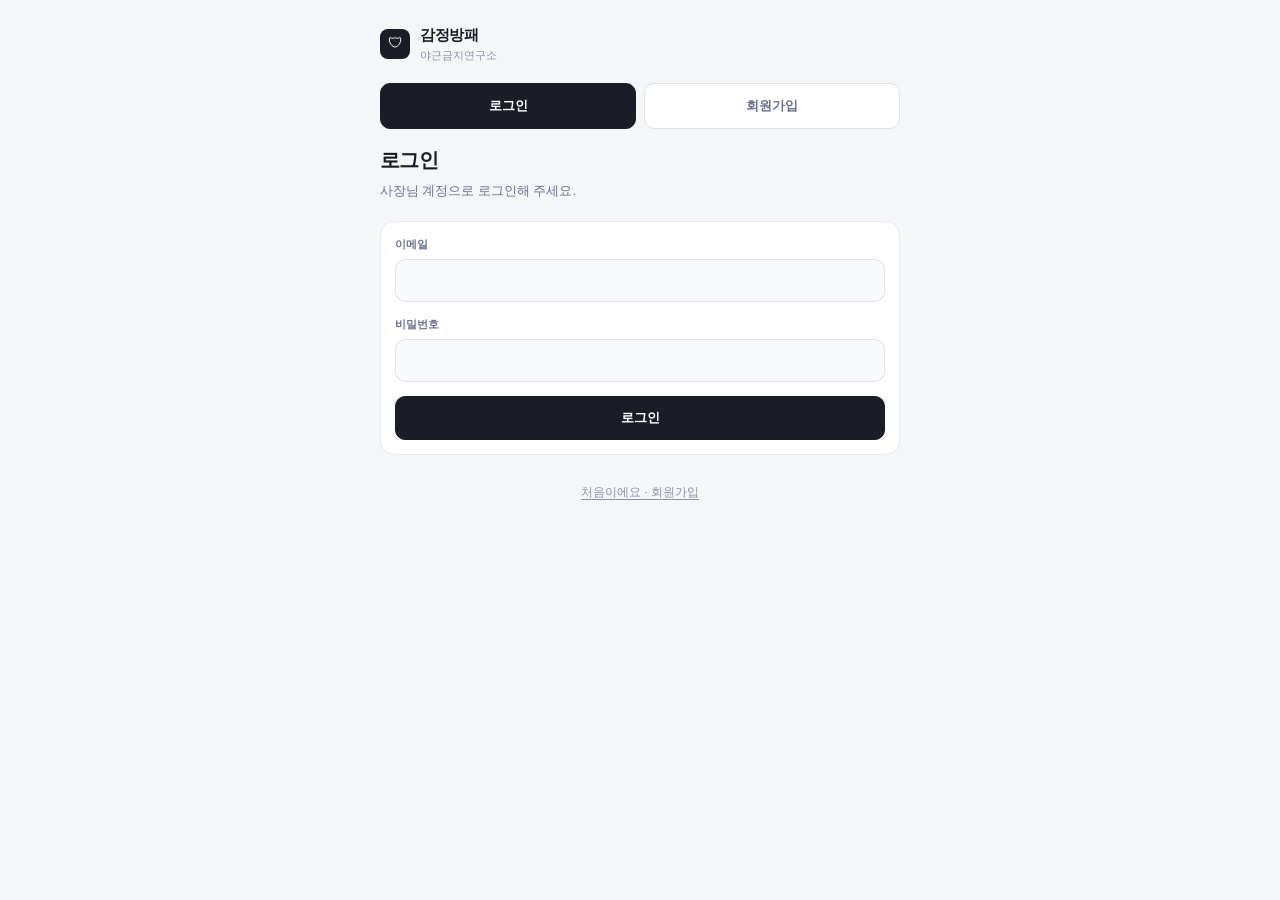
<file: auth/login.html>
<!DOCTYPE html>
<html lang="ko">
<head>
  <meta charset="UTF-8">
  <meta name="viewport" content="width=device-width,initial-scale=1,viewport-fit=cover">
  <title>로그인 — 감정방패</title>
  <meta name="theme-color" content="#ffffff">
  <link rel="stylesheet" href="../style.css">
</head>
<body data-page="login" data-root="../">

<!-- 내용은 app.js 가 그린다. 사이드바·탭바 없음 -->
<main class="ob" id="page"></main>

<script src="../config.js"></script>
<script src="../api.js"></script>
<script src="../store.js"></script>
<script src="../app.js"></script>
</body>
</html>
</file>
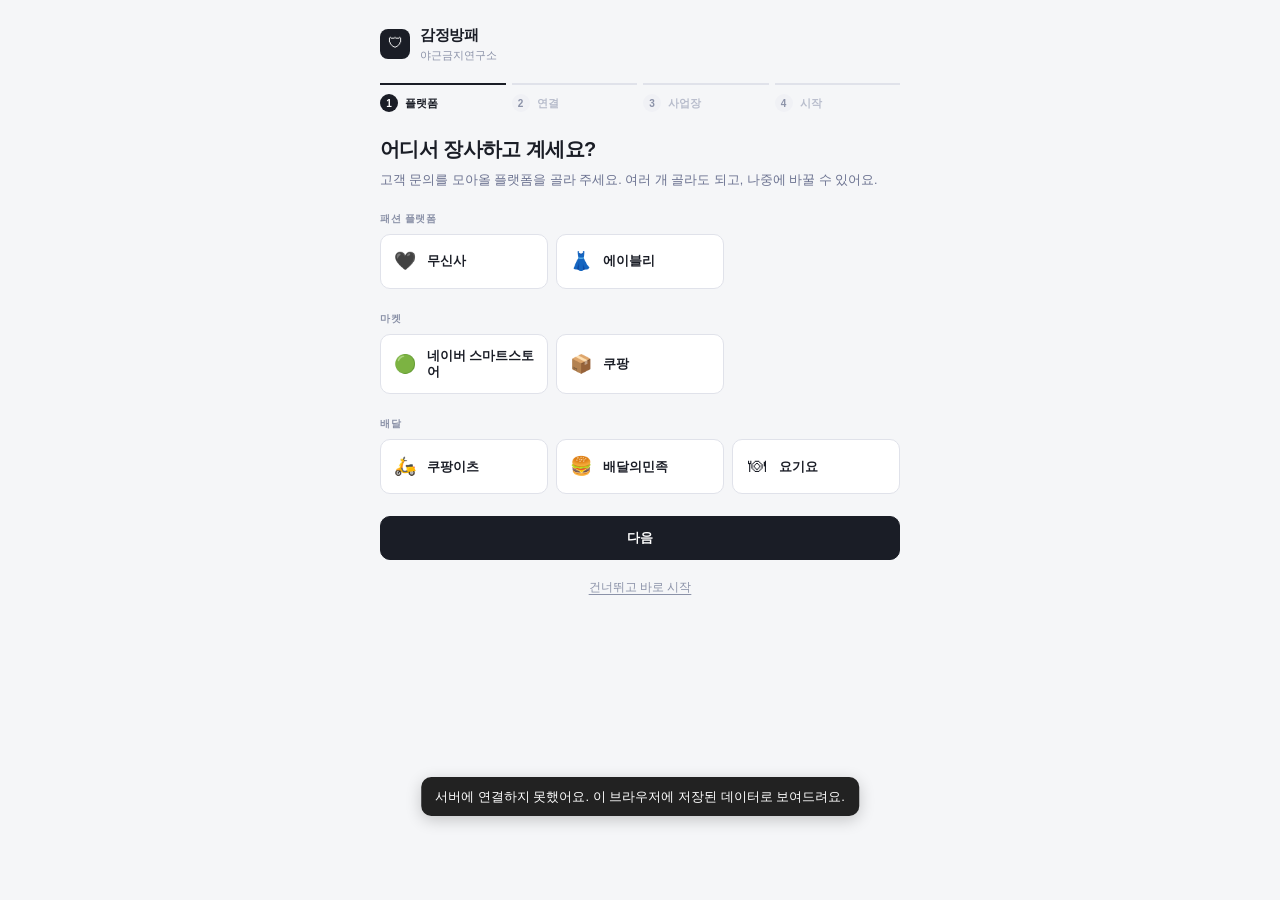
<file: onboarding/onboarding.html>
<!DOCTYPE html>
<html lang="ko">
<head>
  <meta charset="UTF-8">
  <meta name="viewport" content="width=device-width,initial-scale=1,viewport-fit=cover">
  <title>시작하기 — 감정방패</title>
  <meta name="theme-color" content="#ffffff">
  <link rel="stylesheet" href="../style.css">
</head>
<body data-page="onboarding" data-root="../">

<!-- 내용은 app.js 가 그린다. 사이드바·탭바 없음 -->
<main class="ob" id="page"></main>

<script src="../config.js"></script>
<script src="../api.js"></script>
<script src="../store.js"></script>
<script src="../app.js"></script>
</body>
</html>
</file>
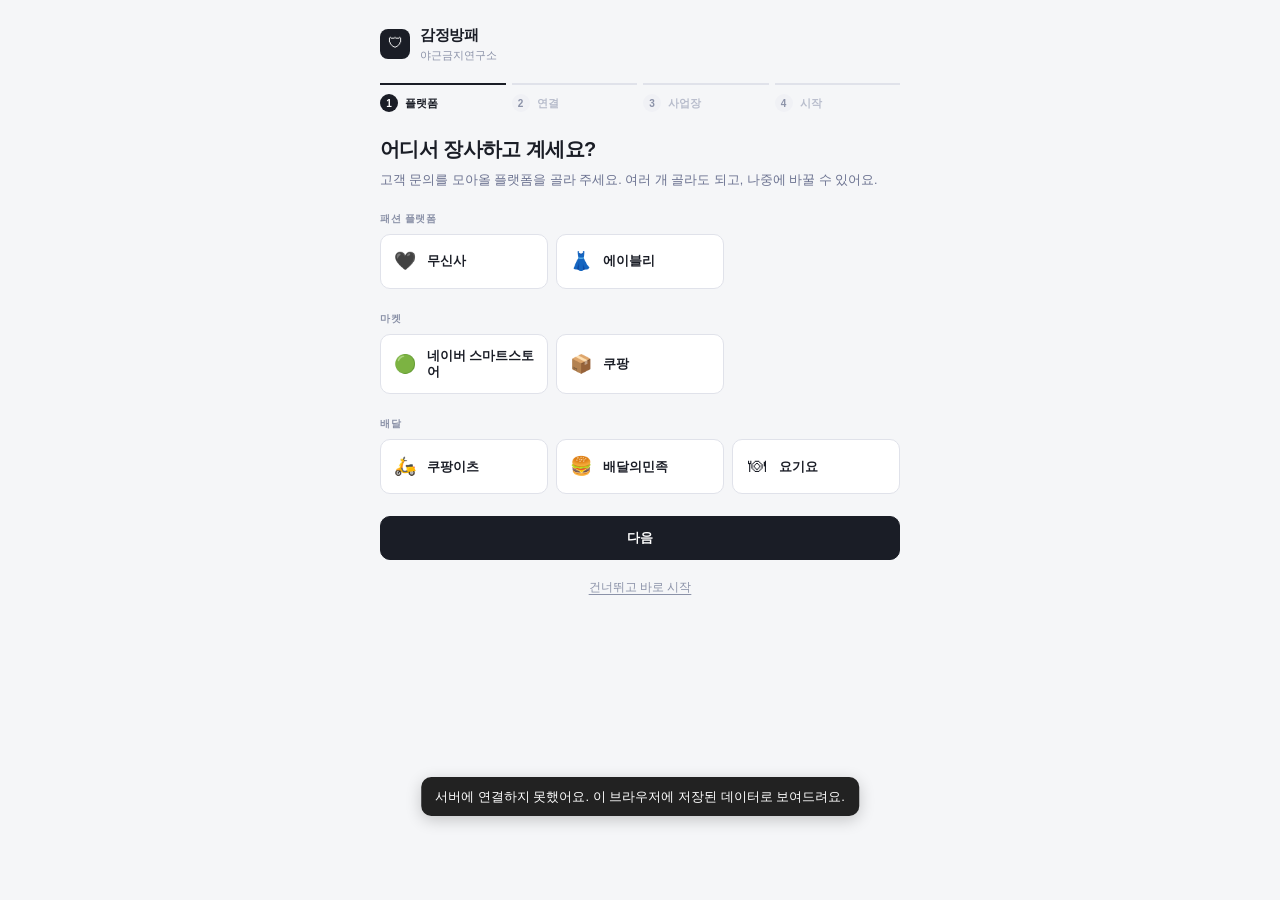
<file: settings/main.html>
<!DOCTYPE html>
<html lang="ko">
<head>
  <meta charset="UTF-8">
  <meta name="viewport" content="width=device-width,initial-scale=1,viewport-fit=cover">
  <title>설정 — 감정방패</title>
  <meta name="theme-color" content="#ffffff">
  <link rel="stylesheet" href="../style.css">
</head>
<body data-page="settings" data-root="../">

<div class="app">
  <aside id="sidebar" class="sidebar">
    <div class="brand">
      <div class="brand-mark">🛡</div>
      <div class="brand-text">
        <div class="bt1">감정방패</div>
        <div class="bt2">야근금지연구소</div>
      </div>
    </div>

    <nav class="nav" aria-label="주요 메뉴">
      <a class="nav-item" href="../index.html"><span class="nav-ico">📊</span><span class="nav-label">현황</span></a>
      <a class="nav-item" href="../inquiries.html"><span class="nav-ico">📋</span><span class="nav-label">문의</span><span class="nav-count" style="display:none">0</span></a>
      <a class="nav-item" href="../channels.html"><span class="nav-ico">💬</span><span class="nav-label">채널</span></a>
      <a class="nav-item" href="../customer/list.html"><span class="nav-ico">👤</span><span class="nav-label">고객</span></a>
      <a class="nav-item is-active" href="../settings/main.html"><span class="nav-ico">⚙️</span><span class="nav-label">설정</span></a>
      <a class="nav-item" href="../demo.html"><span class="nav-ico">📞</span><span class="nav-label">통화</span></a>
    </nav>

    <div class="side-foot">
      <div class="side-card">
        <div class="sc1">설정</div>
        <div class="sc2">판정 기준을 바꾸면 쌓인 문의가 다시 판정됩니다.</div>
      </div>
    </div>
  </aside>

  <div class="main">
    <header class="topbar">
      <div class="topbar-t">
        <h1 id="pageTitle">설정</h1>
        <p id="pageSub">방패 동작 방식을 관리합니다</p>
      </div>
    </header>

    <div class="view">
      <div class="sec">
        <div class="card" style="display:flex;align-items:center;gap:12px;background:var(--soft-2)">
          <div class="avatar" style="width:44px;height:44px;border-radius:11px;font-size:16px">모</div>
          <div style="flex:1;min-width:0">
            <div id="shopNamePreview" style="font-size:14.5px;font-weight:700">야근금지연구소</div>
            <div class="row-t2">owner@moru.kr</div>
          </div>
          <span class="chip solid">STANDARD</span>
        </div>
      </div>

      <div class="sec">
        <div class="eyebrow">매장 정보와 응대 정책</div>

        <form id="storeSettingsForm" class="card">
          <div class="field">
            <label class="label" for="shopName">매장명</label>
            <input class="input" id="shopName" name="shopName" placeholder="매장명을 입력하세요">
          </div>

          <div class="field">
            <label class="label" for="shopType">업종</label>
            <input class="input" id="shopType" name="shopType" placeholder="예: 온라인 의류 판매">
          </div>

          <div class="field">
            <label class="label" for="businessHours">영업시간</label>
            <input class="input" id="businessHours" name="businessHours" placeholder="예: 평일 10:00–18:00">
          </div>

          <div class="field">
            <label class="label" for="shippingPolicy">배송·교환 정책</label>
            <textarea class="textarea" id="shippingPolicy" name="shippingPolicy"
                      placeholder="배송 및 교환 기준을 입력하세요"></textarea>
          </div>

          <div class="field">
            <label class="label" for="refundPolicy">환불 정책</label>
            <textarea class="textarea" id="refundPolicy" name="refundPolicy"
                      placeholder="환불 가능 조건과 절차를 입력하세요"></textarea>
          </div>

          <div class="field">
            <label class="label" for="compensationLimit">보상 한도</label>
            <input class="input" id="compensationLimit" name="compensationLimit"
                   placeholder="예: 최대 10,000원, 초과 시 승인 필요">
            <div class="hint">입력한 한도는 매장 정책 정보로 저장됩니다.</div>
          </div>

          <button class="btn block" type="submit">매장 설정 저장</button>
          <div id="storeSettingsSaved" class="hint" role="status" hidden>저장했습니다.</div>
        </form>
      </div>

      <div class="sec">
        <div class="eyebrow">방패 설정</div>
        <div class="list">
          <a class="row" href="channels.html">
            <span class="ico-box">💬</span>
            <span class="row-body">
              <span class="row-t1">채널 연결</span>
              <span class="row-t2">채널톡 허브로 수집</span>
            </span>
            <span class="chev">›</span>
          </a>

          <a class="row" href="threshold.html">
            <span class="ico-box">🎚</span>
            <span class="row-body">
              <span class="row-t1">판정 기준</span>
              <span class="row-t2" id="thSummary">—</span>
            </span>
            <span class="chev">›</span>
          </a>

          <a class="row" href="tone.html">
            <span class="ico-box">🗣</span>
            <span class="row-body">
              <span class="row-t1">접수 확인 문구</span>
              <span class="row-t2">손님에게 나가는 유일한 자동 메시지</span>
            </span>
            <span class="chev">›</span>
          </a>
        </div>
      </div>

      <div class="sec">
        <div class="eyebrow">알림</div>
        <div class="list">
          <div class="row">
            <span class="ico-box">🔔</span>
            <span class="row-body">
              <span class="row-t1">긴급 카드 즉시 알림</span>
              <span class="row-t2">차단·위협 표현 감지 시</span>
            </span>
            <input class="sw" type="checkbox" id="sw-push" checked>
            <label class="sw-ui" for="sw-push" aria-label="긴급 알림"></label>
          </div>

          <div class="row">
            <span class="ico-box">📬</span>
            <span class="row-body">
              <span class="row-t1">하루 요약</span>
              <span class="row-t2">나머지는 묶어서 1회</span>
            </span>
            <input class="sw" type="checkbox" id="sw-daily" checked>
            <label class="sw-ui" for="sw-daily" aria-label="하루 요약"></label>
          </div>
        </div>
      </div>

      <div class="sec">
        <div class="eyebrow">AI 전화 데모 연동</div>
        <div class="card">
          <label class="label" for="apiUrl">데모 서버 주소</label>
          <input class="input" id="apiUrl" placeholder="https://example.trycloudflare.com">
          <div class="hint">
            통화를 가져올 서버 주소입니다. 터널을 다시 켜면 주소가 바뀌니 여기서 고치세요.
            고객 화면의 <b>통화 가져오기</b> 버튼이 이 주소를 씁니다.
          </div>
        </div>
      </div>

      <div class="sec">
        <div class="eyebrow">데이터</div>
        <div class="btn-row">
          <button class="btn ghost" id="reseed">더미 데이터 다시 채우기</button>
          <button class="btn ghost" id="reset" style="color:var(--red)">전체 비우기</button>
        </div>
        <div class="hint" style="text-align:center">
          <b>더미 데이터</b>는 오늘 하루치 문의 18건입니다.
          <b>전체 비우기</b>를 누르면 0에서 시작합니다.
        </div>
      </div>
    </div>
  </div>
</div>

<nav id="tabbar" class="tabbar" aria-label="하단 탭">
  <a class="tab" href="../index.html"><span class="tab-ico">📊</span>현황</a>
  <a class="tab" href="../inquiries.html"><span class="pip" style="display:none"></span><span class="tab-ico">📋</span>문의</a>
  <a class="tab" href="../channels.html"><span class="tab-ico">💬</span>채널</a>
  <a class="tab" href="../customer/list.html"><span class="tab-ico">👤</span>고객</a>
  <a class="tab is-active" href="../settings/main.html"><span class="tab-ico">⚙️</span>설정</a>
  <a class="tab" href="../demo.html"><span class="tab-ico">📞</span>통화</a>
</nav>

<script src="../config.js"></script>
<script src="../api.js"></script>
<script src="../store.js"></script>
<script src="../app.js"></script>
</body>
</html>
</file>
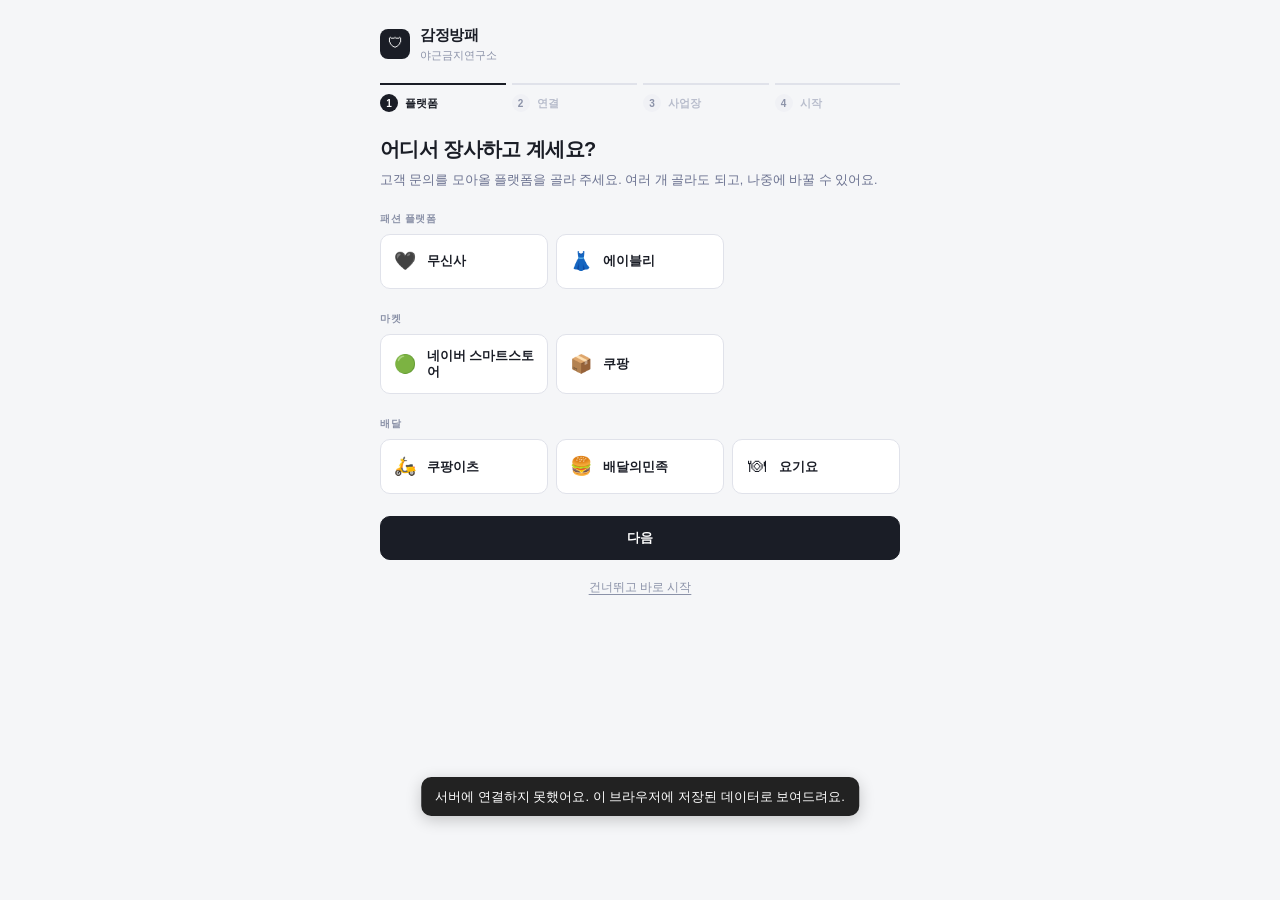
<file: settings/store.html>
<!DOCTYPE html>
<html lang="ko">
<head>
  <meta charset="UTF-8">
  <meta name="viewport" content="width=device-width, initial-scale=1.0">
  <title>매장 설정 · 감정방패</title>
  <link rel="stylesheet" href="../style.css">
</head>
<body data-page="store" data-root="../">
<div class="app">
  <!-- 사이드바 — 768px 이상 -->
  <aside class="sidebar" id="sidebar" aria-label="사이드바"></aside>

  <!-- 본문 -->
  <div class="main">
    <header class="topbar">
      <a class="back" href="main.html" aria-label="설정으로 돌아가기">‹</a>
      <div class="topbar-t">
        <h1 id="pageTitle">매장 설정</h1>
        <p id="pageSub">응대 정책 · 말투 · 영업시간</p>
      </div>
      <a class="icon-btn" href="../inquiries.html" aria-label="승인 대기 문의">
        🔔<span class="pip" style="display:none"></span>
      </a>
    </header>

    <main class="view" id="page"></main>
  </div>
</div>

<!-- 하단 탭바 — 768px 미만 -->
<nav id="tabbar" class="tabbar" aria-label="하단 탭"></nav>

<script src="../config.js"></script>
<script src="../api.js"></script>
<script src="../store.js"></script>
<script src="../app.js"></script>
</body>
</html>
</file>
<file: style.css>
/* ============================================================
   감정방패 — 적응형 HTML/CSS
   피그마 와이어프레임(07 고객기록 · 08 설정 · 09 폰화면) 기준
   분기점: <768 모바일 / 768–1023 태블릿 / >=1024 데스크톱
   ============================================================ */

/* ---------- 토큰 ---------- */
:root{
  --bg:#f5f6f8;
  --panel:#fff;
  --soft:#f0f1f5;
  --soft-2:#f8f9fb;
  --soft-3:#fbfcfe;

  --line:#e8eaef;
  --line-2:#e0e2ea;
  --line-3:#f0f1f5;

  --ink:#1a1d26;
  --ink-2:#4a5068;
  --mute:#6b7290;
  --mute-2:#8b92a8;
  --mute-3:#b8bdcc;

  --red:#d04545;   --red-bg:#fbeaea;   --red-line:#f2d4d4;
  --gold:#b8860b;  --gold-bg:#fcf4e2;  --gold-line:#eedfbd;
  --green:#2fa36b; --green-bg:#eaf6f0; --green-line:#cfe9dd;
  --blue:#4a6fa5;  --blue-bg:#eef2f8;  --blue-line:#d8e2f0;

  --rail:68px;
  --side:224px;
  --tabbar:69px;
  --r-s:7px; --r-m:10px; --r-l:14px;
  --safe-b:env(safe-area-inset-bottom,0px);
}

*{margin:0;padding:0;box-sizing:border-box;-webkit-tap-highlight-color:transparent;}
html{scroll-behavior:smooth;}
body{
  font-family:-apple-system,BlinkMacSystemFont,"Apple SD Gothic Neo","Malgun Gothic",
  "Noto Sans KR",Roboto,sans-serif;
  background:var(--bg);color:var(--ink);
  font-size:14px;line-height:1.5;
  -webkit-font-smoothing:antialiased;
}
a{color:inherit;text-decoration:none;}
button{font:inherit;color:inherit;background:none;border:none;cursor:pointer;}
input,textarea,select{font:inherit;color:inherit;}
code{font-family:ui-monospace,SFMono-Regular,Menlo,Consolas,monospace;font-size:.93em;background:var(--soft);padding:1px 5px;border-radius:5px;}
:focus-visible{outline:2px solid var(--ink);outline-offset:2px;border-radius:4px;}

/* ============================================================
   1. 현재 페이지 표시
   ============================================================ */
.nav-item.is-active{background:var(--soft);color:var(--ink);font-weight:600;}
.tab.is-active{color:var(--ink);font-weight:700;}

/* ============================================================
   2. 앱 셸
   ============================================================ */
.app{min-height:100vh;display:flex;}

/* ---- 사이드바: 768px 이상에서만 ---- */
.sidebar{
  display:none;width:var(--side);flex-shrink:0;
  background:var(--panel);border-right:1px solid var(--line);
  flex-direction:column;padding:16px 0;
  position:sticky;top:0;height:100vh;
}
.brand{
  display:flex;align-items:center;gap:9px;
  padding:0 16px 14px;border-bottom:1px solid var(--line);margin-bottom:10px;
}
.brand-mark{
  width:30px;height:30px;border-radius:8px;background:var(--ink);color:#fff;
  display:flex;align-items:center;justify-content:center;font-size:15px;flex-shrink:0;
}
.brand-text .bt1{font-size:14px;font-weight:700;letter-spacing:-.3px;}
.brand-text .bt2{font-size:10px;color:var(--mute-2);margin-top:1px;}

.nav{display:flex;flex-direction:column;gap:1px;padding:0 8px;}
.nav-item{
  display:flex;align-items:center;gap:10px;position:relative;
  padding:9px 10px;border-radius:var(--r-s);
  font-size:13px;color:var(--mute);
}
.nav-item:hover{background:var(--soft-2);}
.nav-ico{font-size:16px;width:20px;text-align:center;flex-shrink:0;}
.nav-label{flex:1;white-space:nowrap;overflow:hidden;}
.nav-count{
  background:var(--ink);color:#fff;font-size:10px;font-weight:700;
  min-width:18px;height:18px;padding:0 5px;border-radius:9px;
  display:flex;align-items:center;justify-content:center;flex-shrink:0;
}

.side-foot{margin-top:auto;padding:12px 16px 0;border-top:1px solid var(--line);}
.side-card{background:var(--soft);border-radius:var(--r-m);padding:10px 12px;}
.side-card .sc1{font-size:11px;font-weight:600;}
.side-card .sc2{font-size:10px;color:var(--mute-2);margin-top:2px;line-height:1.45;}

/* ---- 본문 ---- */
.main{
  flex:1;min-width:0;display:flex;flex-direction:column;
  padding-bottom:calc(var(--tabbar) + var(--safe-b));
}
.topbar{
  position:sticky;top:0;z-index:30;
  background:rgba(255,255,255,.94);
  backdrop-filter:saturate(180%) blur(12px);
  border-bottom:1px solid var(--line);
  padding:calc(10px + env(safe-area-inset-top,0px)) 16px 10px;
  display:flex;align-items:center;gap:10px;
}
.back{
  width:30px;height:30px;border-radius:var(--r-s);flex-shrink:0;
  background:var(--soft);border:1px solid var(--line);
  display:flex;align-items:center;justify-content:center;
  font-size:15px;color:var(--mute);
}
.topbar h1{font-size:17px;font-weight:700;letter-spacing:-.4px;}
.topbar p{font-size:11px;color:var(--mute-2);margin-top:1px;}
.topbar-t{flex:1;min-width:0;}
.icon-btn{
  width:32px;height:32px;border-radius:var(--r-s);flex-shrink:0;
  background:var(--soft);border:1px solid var(--line-2);
  display:flex;align-items:center;justify-content:center;
  font-size:14px;position:relative;
}
.icon-btn .pip{position:absolute;top:5px;right:5px;width:6px;height:6px;border-radius:50%;background:var(--red);}

.view{flex:1;padding:16px;}

/* ---- 하단 탭바: 768px 미만에서만 ---- */
.tabbar{
  position:fixed;left:0;right:0;bottom:0;z-index:40;
  background:rgba(255,255,255,.97);
  backdrop-filter:saturate(180%) blur(12px);
  border-top:1px solid var(--line);
  display:flex;padding:8px 0 calc(8px + var(--safe-b));
}
.tab{
  flex:1;display:flex;flex-direction:column;align-items:center;gap:3px;
  font-size:9.5px;color:#9ba3c0;position:relative;padding:2px 0;
}
.tab-ico{font-size:18px;line-height:1;}
.tab .pip{position:absolute;top:0;right:50%;margin-right:-16px;width:6px;height:6px;border-radius:50%;background:var(--red);}

/* ============================================================
   3. 공통 컴포넌트
   ============================================================ */
.sec{margin-bottom:22px;}
.sec:last-child{margin-bottom:0;}
.sec-head{display:flex;align-items:baseline;gap:8px;margin-bottom:10px;}
.sec-head h2{font-size:13px;font-weight:700;letter-spacing:-.2px;}
.sec-head .more{margin-left:auto;font-size:11px;color:var(--mute);font-weight:500;}
.eyebrow{font-size:10px;font-weight:700;color:var(--mute-2);letter-spacing:.6px;margin-bottom:8px;}

.card{background:var(--panel);border:1px solid var(--line);border-radius:var(--r-l);padding:14px;}
.card + .card{margin-top:9px;}

.list{background:var(--panel);border:1px solid var(--line);border-radius:var(--r-l);overflow:hidden;}
.row{
  display:flex;align-items:center;gap:11px;padding:13px 14px;
  border-bottom:1px solid var(--line-3);
}
.row:last-child{border-bottom:none;}
a.row:hover{background:var(--soft-2);}
.row-body{flex:1;min-width:0;}
.row-t1{font-size:13px;font-weight:500;display:flex;align-items:center;gap:6px;flex-wrap:wrap;}
.row-t2{font-size:10.5px;color:var(--mute-2);margin-top:2px;}
.row-val{font-size:11px;color:var(--mute);font-weight:500;flex-shrink:0;text-align:right;}
.chev{font-size:14px;color:var(--mute-3);flex-shrink:0;}

.ico-box{
  width:34px;height:34px;border-radius:9px;flex-shrink:0;
  background:var(--soft);border:1px solid var(--line);
  display:flex;align-items:center;justify-content:center;font-size:15px;
}
.avatar{
  width:38px;height:38px;border-radius:10px;flex-shrink:0;
  background:var(--ink);color:#fff;
  display:flex;align-items:center;justify-content:center;font-size:14px;font-weight:700;
}
.avatar.muted{background:var(--soft);color:var(--mute-2);border:1px solid var(--line-2);}

.chip{font-size:9.5px;font-weight:700;padding:3px 8px;border-radius:20px;border:1px solid transparent;white-space:nowrap;}
.chip.red{color:var(--red);background:var(--red-bg);border-color:var(--red-line);}
.chip.gold{color:var(--gold);background:var(--gold-bg);border-color:var(--gold-line);}
.chip.green{color:var(--green);background:var(--green-bg);border-color:var(--green-line);}
.chip.blue{color:var(--blue);background:var(--blue-bg);border-color:var(--blue-line);}
.chip.gray{color:var(--mute);background:var(--soft);border-color:var(--line-2);}
.chip.solid{color:#fff;background:var(--ink);border-color:var(--ink);}

.dot{width:6px;height:6px;border-radius:50%;flex-shrink:0;}
.dot.red{background:var(--red);} .dot.gold{background:var(--gold);} .dot.green{background:var(--green);}

.stats{display:grid;grid-template-columns:repeat(2,1fr);gap:9px;}
.stat{background:var(--panel);border:1px solid var(--line);border-radius:var(--r-l);padding:14px;}
.stat-n{font-size:26px;font-weight:700;letter-spacing:-1px;line-height:1.05;}
.stat-l{font-size:11px;color:var(--mute-2);margin-top:3px;}
.stat-d{font-size:10px;margin-top:6px;color:var(--mute-3);}
.stat.red .stat-n{color:var(--red);}
.stat.gold .stat-n{color:var(--gold);}
.stat.green .stat-n{color:var(--green);}
.stat.blue .stat-n{color:var(--blue);}

.btn{
  display:inline-block;padding:11px 16px;border-radius:var(--r-m);
  font-size:13px;font-weight:600;text-align:center;
  border:1px solid var(--ink);background:var(--ink);color:#fff;cursor:pointer;
}
.btn.ghost{background:var(--panel);color:var(--ink);border-color:var(--line-2);}
.btn.danger{background:var(--red-bg);color:var(--red);border-color:var(--red-line);}
.btn.sm{padding:7px 13px;font-size:11.5px;border-radius:var(--r-s);}
.btn.block{display:block;width:100%;}
.btn-row{display:flex;gap:8px;}
.btn-row .btn{flex:1;}

.quote{
  padding:11px 13px;background:var(--soft-2);
  border-left:2px solid var(--line-2);border-radius:0 var(--r-s) var(--r-s) 0;
  font-size:12px;color:var(--ink-2);line-height:1.65;
}
.note{
  padding:11px 13px;border-radius:var(--r-m);
  background:var(--soft-2);border:1px solid var(--line);
  font-size:11.5px;color:var(--mute);line-height:1.65;
}
.note b{color:var(--ink);font-weight:600;}
.note.blue{background:var(--blue-bg);border-color:var(--blue-line);color:var(--blue);}
.note.blue b{color:var(--blue);}

.msg{display:flex;gap:8px;margin-bottom:9px;}
.msg-av{width:27px;height:27px;border-radius:8px;flex-shrink:0;display:flex;align-items:center;justify-content:center;font-size:12px;}
.msg.them .msg-av{background:var(--soft);border:1px solid var(--line-2);}
.msg.ai .msg-av{background:var(--ink);color:#fff;}
.bubble{padding:10px 12px;border-radius:var(--r-m);font-size:12px;line-height:1.65;max-width:min(420px,78%);}
.msg.them .bubble{background:var(--panel);border:1px solid var(--line);color:var(--ink-2);}
.msg.ai .bubble{background:var(--ink);color:#fff;}

.kv{display:flex;align-items:flex-start;justify-content:space-between;gap:12px;font-size:12px;padding:6px 0;}
.kv + .kv{border-top:1px solid var(--line-3);}
.kv-k{color:var(--mute-2);flex-shrink:0;}
.kv-v{font-weight:500;text-align:right;line-height:1.55;}

.meter{height:6px;border-radius:3px;background:#edeff4;overflow:hidden;margin-top:7px;}
.meter > i{display:block;height:100%;border-radius:3px;}

/* ============================================================
   4. 폼 요소
   ============================================================ */
.sw{position:absolute;opacity:0;pointer-events:none;}
.sw-ui{
  width:42px;height:24px;border-radius:12px;flex-shrink:0;
  background:var(--line-2);position:relative;cursor:pointer;
  transition:background .18s ease;
}
.sw-ui::after{
  content:'';position:absolute;top:2.5px;left:2.5px;
  width:19px;height:19px;border-radius:50%;background:#fff;
  box-shadow:0 1px 3px rgba(0,0,0,.18);transition:transform .18s ease;
}
.sw:checked + .sw-ui{background:var(--ink);}
.sw:checked + .sw-ui::after{transform:translateX(18px);}
.sw:focus-visible + .sw-ui{outline:2px solid var(--ink);outline-offset:2px;}

.tone-opt{display:block;cursor:pointer;}
.rd{position:absolute;opacity:0;pointer-events:none;}
.tone-box{
  background:var(--panel);border:1px solid var(--line);border-radius:var(--r-l);
  padding:14px;display:flex;gap:11px;margin-bottom:9px;
}
.rd-ui{
  width:19px;height:19px;border-radius:50%;flex-shrink:0;margin-top:2px;
  border:1.5px solid #ccd2e0;display:flex;align-items:center;justify-content:center;
}
.rd:checked + .tone-box{border-color:var(--ink);border-width:1.5px;background:var(--soft-3);}
.rd:checked + .tone-box .rd-ui{border-color:var(--ink);background:var(--ink);}
.rd:checked + .tone-box .rd-ui::after{content:'';width:7px;height:7px;border-radius:50%;background:#fff;}
.rd:focus-visible + .tone-box{outline:2px solid var(--ink);outline-offset:2px;}

.preview-line{display:none;}
#tone-firm:checked  ~ .tone-preview .pv-firm,
#tone-warm:checked  ~ .tone-preview .pv-warm,
#tone-plain:checked ~ .tone-preview .pv-plain{display:block;}

.range{
  -webkit-appearance:none;appearance:none;
  width:100%;height:6px;border-radius:3px;margin:12px 0 4px;
  background:#edeff4;accent-color:var(--ink);cursor:pointer;
}
.range::-webkit-slider-thumb{
  -webkit-appearance:none;width:22px;height:22px;border-radius:50%;
  background:#fff;border:2px solid var(--ink);box-shadow:0 1px 4px rgba(0,0,0,.16);
}
.range::-moz-range-thumb{
  width:22px;height:22px;border-radius:50%;
  background:#fff;border:2px solid var(--ink);box-shadow:0 1px 4px rgba(0,0,0,.16);
}
.range.red{accent-color:var(--red);}
.range.gold{accent-color:var(--gold);}
.range.blue{accent-color:var(--blue);}
.ticks{display:flex;justify-content:space-between;font-size:9.5px;color:var(--mute-3);}
.bands{display:flex;gap:6px;margin-top:11px;}
.band{flex:1;padding:8px;border-radius:var(--r-s);border:1px solid var(--line);background:var(--soft-3);}
.band.cur{border-color:var(--ink);background:var(--soft);}
.band-t{font-size:9.5px;font-weight:700;margin-bottom:2px;}
.band-b{font-size:9.5px;color:var(--mute-2);line-height:1.4;}

.field{margin-bottom:14px;}
.label{font-size:11px;font-weight:600;color:var(--mute);margin-bottom:6px;display:block;}
.input,.textarea{
  width:100%;padding:11px 13px;border:1px solid var(--line-2);border-radius:var(--r-m);
  background:var(--soft-2);font-size:13px;
}
.textarea{min-height:90px;resize:vertical;line-height:1.6;}
.input:focus,.textarea:focus{outline:none;border-color:var(--ink);background:var(--panel);}
.input::placeholder,.textarea::placeholder{color:var(--mute-3);}
.hint{font-size:10px;color:var(--mute-3);margin-top:6px;line-height:1.5;}

.tags{display:flex;flex-wrap:wrap;gap:7px;}
.tag-ui{
  font-size:11px;font-weight:500;padding:6px 11px;border-radius:20px;cursor:pointer;
  border:1px solid var(--line-2);background:var(--soft-2);color:var(--mute);display:inline-block;
}
.tg:checked + .tag-ui{background:var(--ink);color:#fff;border-color:var(--ink);}

.empty{text-align:center;padding:48px 20px;color:var(--mute-2);}
.empty-ico{font-size:34px;opacity:.5;margin-bottom:10px;}
.empty-t{font-size:13px;font-weight:600;color:var(--mute);}
.empty-b{font-size:11.5px;margin-top:4px;}

.split{display:block;}
.pane-detail{display:none;}
.pane-detail-full{display:block;}
.split:has(.pane-detail-full) .pane-list{display:none;}
.row[aria-current="true"]{background:var(--soft);}

/* ============================================================
   5. 태블릿 — 768px 이상
   ============================================================ */
@media (min-width:768px){
  :root{--tabbar:0px;}
  .sidebar{display:flex;width:var(--rail);}
  .brand{padding:0 0 14px;justify-content:center;}
  .brand-text{display:none;}
  .nav{padding:0 10px;}
  .nav-item{justify-content:center;padding:10px 0;}
  .nav-label{display:none;}
  .nav-count{position:absolute;top:4px;right:6px;min-width:15px;height:15px;font-size:9px;padding:0 3px;}
  .side-foot{display:none;}
  .tabbar{display:none;}
  .main{padding-bottom:0;}
  .topbar{padding:14px 20px;}
  .view{padding:20px;}
  .stats{grid-template-columns:repeat(3,1fr);}
}

/* ============================================================
   6. 데스크톱 — 1024px 이상
   ============================================================ */
@media (min-width:1024px){
  .sidebar{width:var(--side);}
  .brand{padding:0 16px 14px;justify-content:flex-start;}
  .brand-text{display:block;}
  .nav{padding:0 8px;}
  .nav-item{justify-content:flex-start;padding:9px 10px;}
  .nav-label{display:block;}
  .nav-count{position:static;min-width:18px;height:18px;font-size:10px;padding:0 5px;}
  .side-foot{display:block;}
  .topbar{padding:16px 28px;}
  .view{padding:24px 28px;max-width:1320px;}

  .split{display:grid;grid-template-columns:minmax(300px,380px) 1fr;gap:22px;align-items:start;}
  .pane-detail{display:block;}
  .split:has(.pane-detail-full) .pane-list{display:block;}
  .back{display:none;}
}

@media (min-width:1280px){
  .split{grid-template-columns:minmax(320px,400px) 1fr;}
}

@media (prefers-reduced-motion:reduce){
  html{scroll-behavior:auto;}
  *,*::before,*::after{transition-duration:.01ms !important;}
}

@media print{
  .sidebar,.tabbar,.topbar,.back{display:none !important;}
  body{background:#fff;}
}

/* ============================================================
   7. 시연 화면 (demo.html) 전용
   ============================================================ */
.select{
  appearance:none;-webkit-appearance:none;
  background-image:linear-gradient(45deg,transparent 50%,var(--mute) 50%),
  linear-gradient(135deg,var(--mute) 50%,transparent 50%);
  background-position:calc(100% - 15px) 50%,calc(100% - 10px) 50%;
  background-size:5px 5px,5px 5px;background-repeat:no-repeat;
  padding-right:32px;cursor:pointer;
}
.demo-row{display:flex;gap:8px;margin-top:10px;}
.demo-row .select{flex:0 0 130px;}
.demo-row .btn{flex:1;}
.demo-input .textarea{min-height:84px;}

.th-row{margin-bottom:14px;}
.th-label{font-size:12px;font-weight:500;color:var(--mute);}
.th-label b{font-size:16px;font-weight:700;color:var(--ink);margin:0 2px;}
.th-row .range{margin:6px 0 0;}

.score-bar{
  position:relative;height:6px;border-radius:3px;
  background:#edeff4;margin:11px 0 9px;
}
.score-bar > i{display:block;height:100%;border-radius:3px;transition:width .3s ease;}
.score-bar > b{
  position:absolute;top:-4px;width:2px;height:14px;
  background:var(--ink);opacity:.35;border-radius:1px;
}

.hits{display:flex;flex-wrap:wrap;gap:6px;}
.hit{
  font-size:10px;font-weight:600;padding:5px 9px;border-radius:8px;
  border:1px solid var(--line-2);background:var(--soft-2);color:var(--mute);
  display:inline-flex;align-items:center;gap:5px;
}
.hit b{font-weight:700;}
.hit i{font-style:normal;font-weight:400;opacity:.65;}
.hit.red{color:var(--red);background:var(--red-bg);border-color:var(--red-line);}
.hit.gold{color:var(--gold);background:var(--gold-bg);border-color:var(--gold-line);}
.hit.green{color:var(--green);background:var(--green-bg);border-color:var(--green-line);}

@keyframes just-in{
  0%{transform:translateY(-6px);box-shadow:0 0 0 3px rgba(26,29,38,.10);}
  100%{transform:none;box-shadow:0 0 0 0 rgba(26,29,38,0);}
}
.feed-item.just-in{animation:just-in .7s ease;}

button.tag-ui{font:inherit;}

@media (min-width:768px){
  .demo-row .select{flex:0 0 160px;}
  .demo-row .btn{flex:0 0 180px;margin-left:auto;}
}

/* ============================================================
   8. 고객 통화 시뮬레이터 (demo.html)
   ============================================================ */
.demo-grid{display:flex;flex-direction:column;gap:16px;}

.seg{display:flex;gap:8px;margin-bottom:14px;}
.seg button{
  flex:1;padding:12px;border-radius:10px;font-size:13px;font-weight:600;
  border:1px solid var(--line-2);background:var(--panel);color:var(--mute);
}
.seg button[aria-selected="true"]{background:var(--ink);color:#fff;border-color:var(--ink);}

.call-head{display:flex;align-items:center;gap:9px;margin-bottom:12px;}
.call-head .ttl{font-size:14px;font-weight:700;}
.call-time{margin-left:auto;font-size:15px;font-weight:700;font-variant-numeric:tabular-nums;color:var(--mute);}

.tape{
  height:300px;overflow-y:auto;padding:12px;
  background:var(--soft-2);border:1px solid var(--line);border-radius:12px;
  display:flex;flex-direction:column;gap:9px;margin-bottom:12px;
}
.tape .ph{margin:auto;font-size:11.5px;color:var(--mute-3);text-align:center;line-height:1.6;}

.chips-row{display:flex;flex-wrap:wrap;gap:7px;margin-bottom:11px;}
.chips-row button{
  font-size:11px;font-weight:500;padding:7px 12px;border-radius:20px;
  border:1px solid var(--line-2);background:var(--soft-2);color:var(--mute);
}
.chips-row button:hover:not(:disabled){border-color:var(--ink);color:var(--ink);}
.chips-row button:disabled{opacity:.4;}
.chips-row button.hot{color:var(--red);border-color:var(--red-line);background:var(--red-bg);}

.send-row{display:flex;gap:8px;margin-bottom:11px;}
.send-row .input{flex:1;}
.send-row .btn{flex-shrink:0;}

.btn-call{background:#4a5bd4;border-color:#4a5bd4;}
.btn-hang{background:var(--red);border-color:var(--red);}

.metrics{display:grid;grid-template-columns:repeat(3,1fr);gap:9px;margin-bottom:14px;}
.metric{background:var(--panel);border:1px solid var(--line);border-radius:12px;padding:13px;}
.metric .mk{font-size:10.5px;color:var(--mute-2);margin-bottom:5px;line-height:1.3;}
.metric .mv{font-size:22px;font-weight:700;letter-spacing:-.5px;}

.drop{
  border:1px dashed var(--line-2);border-radius:12px;
  padding:40px 20px;text-align:center;
  font-size:12px;color:var(--mute-3);line-height:1.6;
}

.set-row{display:flex;gap:10px;align-items:flex-end;flex-wrap:wrap;}
.set-row > div{flex:1;min-width:120px;}

@media (min-width:1024px){
  .demo-grid{display:grid;grid-template-columns:minmax(360px,460px) 1fr;gap:22px;align-items:start;}
  .tape{height:360px;}
  .demo-grid > div{min-width:0;}
}

/* ============================================================
   8. 온보딩 (onboarding.html)
   ============================================================ */
.ob{min-height:100vh;display:flex;justify-content:center;padding:calc(24px + env(safe-area-inset-top,0px)) 16px calc(32px + var(--safe-b));}
.ob-wrap{width:100%;max-width:520px;}
.ob-head{display:flex;align-items:center;gap:10px;margin-bottom:20px;}
.ob-name{font-size:15px;font-weight:700;letter-spacing:-.3px;}
.ob-sub{font-size:10.5px;color:var(--mute-2);margin-top:1px;}

.ob-steps{list-style:none;display:flex;gap:6px;margin-bottom:22px;}
.ob-steps li{
  flex:1;display:flex;align-items:center;gap:7px;
  font-size:11px;color:var(--mute-3);font-weight:600;
  padding-top:9px;border-top:2px solid var(--line-2);
}
.ob-steps li i{
  font-style:normal;width:18px;height:18px;border-radius:50%;
  display:flex;align-items:center;justify-content:center;
  font-size:10px;background:var(--soft);color:var(--mute-2);
}
.ob-steps li.on{color:var(--ink);border-top-color:var(--ink);}
.ob-steps li.on i{background:var(--ink);color:#fff;}
.ob-steps li.done{color:var(--mute);border-top-color:var(--green);}
.ob-steps li.done i{background:var(--green);color:#fff;}

.ob-t{font-size:20px;font-weight:700;letter-spacing:-.6px;margin-bottom:6px;}
.ob-d{font-size:12.5px;color:var(--mute);line-height:1.65;margin-bottom:20px;}

.ob-grid{display:grid;grid-template-columns:repeat(auto-fill,minmax(150px,1fr));gap:8px;}
.ob-plat{
  display:flex;align-items:center;gap:10px;text-align:left;position:relative;
  padding:13px 12px;border-radius:var(--r-m);
  background:var(--panel);border:1px solid var(--line-2);
}
.ob-plat:hover{border-color:var(--mute-2);}
.ob-plat-ico{font-size:18px;width:24px;text-align:center;flex-shrink:0;}
.ob-plat-name{font-size:12.5px;font-weight:600;line-height:1.3;}
.ob-plat[aria-pressed="true"]{border-color:var(--ink);background:var(--soft);}
.ob-plat[aria-pressed="true"]::after{
  content:'✓';position:absolute;top:7px;right:9px;
  font-size:11px;font-weight:700;color:var(--ink);
}

.ob-time{display:flex;align-items:center;gap:8px;color:var(--mute-2);}
.ob-time .input{flex:1;}

.ob-foot{margin-top:22px;display:flex;flex-direction:column;gap:12px;align-items:stretch;}
.ob-skip{font-size:12px;color:var(--mute-2);text-decoration:underline;text-underline-offset:3px;padding:6px;align-self:center;}
.ob-skip:hover{color:var(--ink);}
.btn:disabled{opacity:.35;cursor:not-allowed;}

/* 온보딩 — 연결하기 */
.ob-conn{margin-bottom:10px;}
.ob-conn-h{display:flex;align-items:center;gap:10px;}
.ob-conn-n{flex:1;min-width:0;font-size:13px;font-weight:700;}
.ob-conn-b{margin-top:12px;padding-top:12px;border-top:1px solid var(--line-2);}
.ob-conn-b .btn{margin-top:4px;}
.ob-err{font-size:11px;color:var(--red);margin:0 0 8px;line-height:1.5;}
.ob-got{font-size:11.5px;color:var(--mute);line-height:1.6;}
.ob-got b{color:var(--ink);font-weight:600;}
.ob-lab{display:flex;align-items:center;justify-content:space-between;gap:8px;margin-bottom:6px;}
.ob-lab .label{margin-bottom:0;}
.hint.ok{color:var(--green);} .hint.bad{color:var(--red);}
</file>
